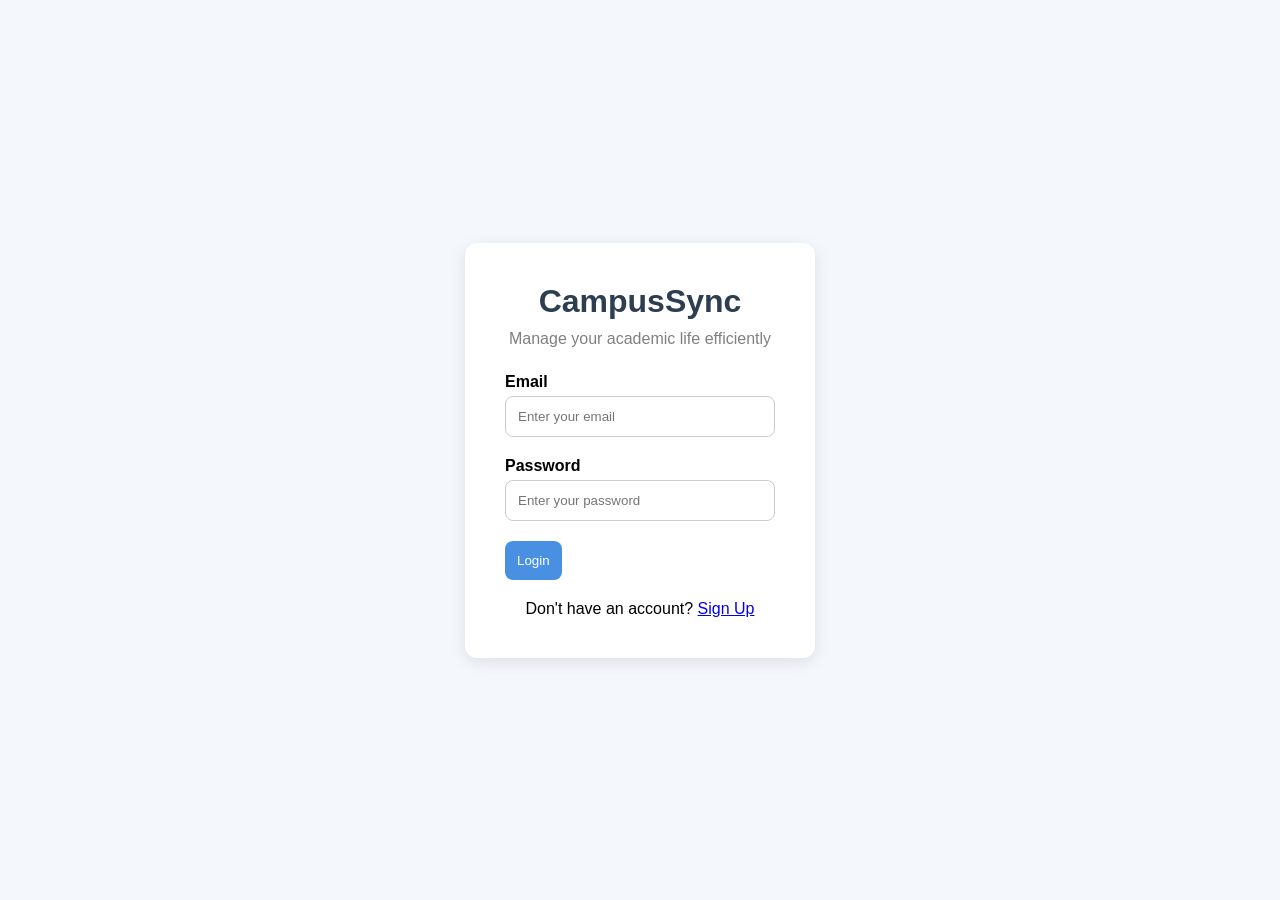
<file: index.html>
<!DOCTYPE html>
<html lang="en">
<head>
    <meta charset="UTF-8">
    <meta name="viewport" content="width=device-width, initial-scale=1.0">
    <title>CampusSync Login</title>
    <link rel="stylesheet" href="style.css">
</head>
<script src="script.js"></script>
<body>

    <div class="container">

        <div class="login-box">

            <h1>CampusSync</h1>
            <p class="subtitle">Manage your academic life efficiently</p>

            <form>

                <label>Email</label>
                <input type="email" placeholder="Enter your email">

                <label>Password</label>
                <input type="password" placeholder="Enter your password">

            <a href="dashboard.html">
               <button type="button">Login</button> 
            </a>

            </form>

            <p class="signup-text">
                Don't have an account?
                <a href="#">Sign Up</a>
            </p>

        </div>

    </div>

</body>
</html>
</file>
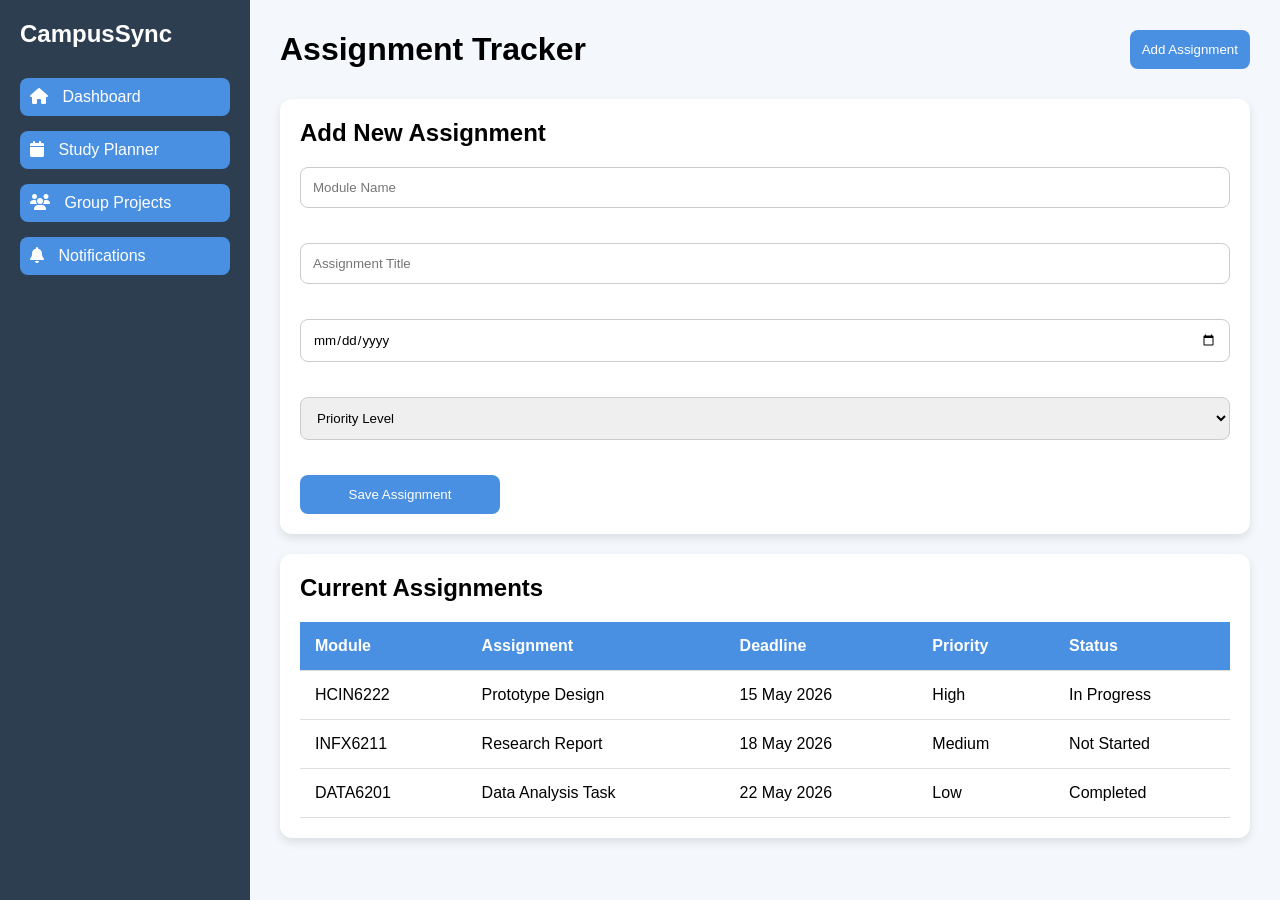
<file: assignments.html>
<!DOCTYPE html>
<html lang="en">
<head>
    <meta charset="UTF-8">
    <meta name="viewport" content="width=device-width, initial-scale=1.0">
    <title>Assignments | CampusSync</title>
    <link rel="stylesheet" href="style.css">

    <link rel="stylesheet" href="https://cdnjs.cloudflare.com/ajax/libs/font-awesome/6.5.1/css/all.min.css">
</head>
<script src="script.js"></script>
<body>

    <div class="dashboard-container">

        <!-- Sidebar -->
        <div class="sidebar">

            <h2>CampusSync</h2>

            <ul>
                <li><a class="active" href="dashboard.html">
<i class="fas fa-house"></i> Dashboard
</a></li>
                <li><a class="active" href="planner.html">
<i class="fas fa-calendar"></i> Study Planner
</a></li>

                <li><a class="active" href="groups.html">
<i class="fas fa-users"></i> Group Projects
</a></li>

         <li><a class="active" href="notifications.html">
<i class="fas fa-bell"></i> Notifications
</a></li>
            </ul>

        </div>

        <!-- Main Content -->
        <div class="main-content">

            <div class="header">
                <h1>Assignment Tracker</h1>
                <button>Add Assignment</button>
            </div>

            <!-- Assignment Form -->
            <div class="form-section">

                <h2>Add New Assignment</h2>

                <form class="assignment-form">

                    <input type="text" placeholder="Module Name">

                    <input type="text" placeholder="Assignment Title">

                    <input type="date">

                    <select>
                        <option>Priority Level</option>
                        <option>High</option>
                        <option>Medium</option>
                        <option>Low</option>
                    </select>

                    <button type="submit">Save Assignment</button>

                </form>

            </div>

            <!-- Assignment Table -->
            <div class="task-section">

                <h2>Current Assignments</h2>

                <table>

                    <tr>
                        <th>Module</th>
                        <th>Assignment</th>
                        <th>Deadline</th>
                        <th>Priority</th>
                        <th>Status</th>
                    </tr>

                    <tr>
                        <td>HCIN6222</td>
                        <td>Prototype Design</td>
                        <td>15 May 2026</td>
                        <td>High</td>
                        <td>In Progress</td>
                    </tr>

                    <tr>
                        <td>INFX6211</td>
                        <td>Research Report</td>
                        <td>18 May 2026</td>
                        <td>Medium</td>
                        <td>Not Started</td>
                    </tr>

                    <tr>
                        <td>DATA6201</td>
                        <td>Data Analysis Task</td>
                        <td>22 May 2026</td>
                        <td>Low</td>
                        <td>Completed</td>
                    </tr>

                </table>

            </div>

        </div>

    </div>

</body>
</html>
</file>
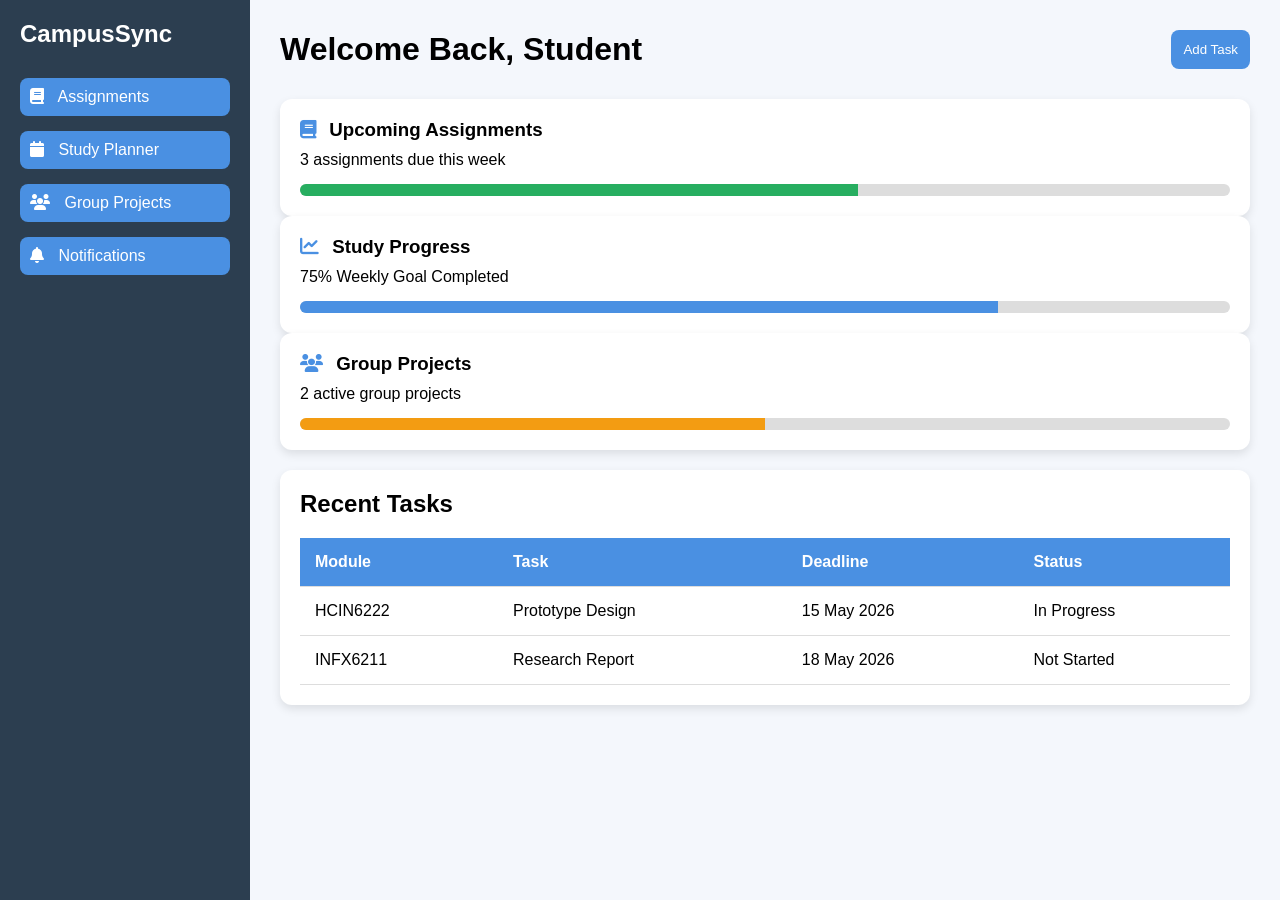
<file: dashboard.html>
<!DOCTYPE html>
<html lang="en">
<head>
    <meta charset="UTF-8">
    <meta name="viewport" content="width=device-width, initial-scale=1.0">
    <title>CampusSync Dashboard</title>
    <link rel="stylesheet" href="style.css">

    <link rel="stylesheet" href="https://cdnjs.cloudflare.com/ajax/libs/font-awesome/6.5.1/css/all.min.css">
</head>
<script src="script.js"></script>
<body>

    <div class="dashboard-container">

        <!-- Sidebar -->
        <div class="sidebar">

            <h2>CampusSync</h2>

            <ul>
            
                <li><a class="active" href="assignments.html">
<i class="fas fa-book"></i> Assignments
</a></li>
                <li><a class="active" href="planner.html">
<i class="fas fa-calendar"></i> Study Planner
</a></li>
                <li><a class="active" href="groups.html">
<i class="fas fa-users"></i> Group Projects
</a></li>
                <li><a class="active" href="notifications.html">
<i class="fas fa-bell"></i> Notifications
</a></li>
            </ul>

        </div>

        <!-- Main Content -->
        <div class="main-content">

            <div class="header">
                <h1>Welcome Back, Student</h1>
                <button>Add Task</button>
            </div>

            <!-- Cards -->
            <div class="card">

    <h3><i class="fas fa-book"></i> Upcoming Assignments</h3>

    <p>3 assignments due this week</p>

    <div class="progress-bar">
        <div class="assignment-fill"></div>
    </div>

</div>

               <div class="card">

    <h3><i class="fas fa-chart-line"></i> Study Progress</h3>

    <p>75% Weekly Goal Completed</p>

    <div class="progress-bar">
        <div class="progress-fill"></div>
    </div>

</div>

                <div class="card">

    <h3><i class="fas fa-users"></i> Group Projects</h3>

    <p>2 active group projects</p>

    <div class="progress-bar">
        <div class="group-fill"></div>
    </div>

</div>

            <!-- Task Table -->
            <div class="task-section">

                <h2>Recent Tasks</h2>

                <table>

                    <tr>
                        <th>Module</th>
                        <th>Task</th>
                        <th>Deadline</th>
                        <th>Status</th>
                    </tr>

                    <tr>
                        <td>HCIN6222</td>
                        <td>Prototype Design</td>
                        <td>15 May 2026</td>
                        <td>In Progress</td>
                    </tr>

                    <tr>
                        <td>INFX6211</td>
                        <td>Research Report</td>
                        <td>18 May 2026</td>
                        <td>Not Started</td>
                    </tr>

                </table>

            </div>

        </div>

    </div>

</body>
</html>
</file>
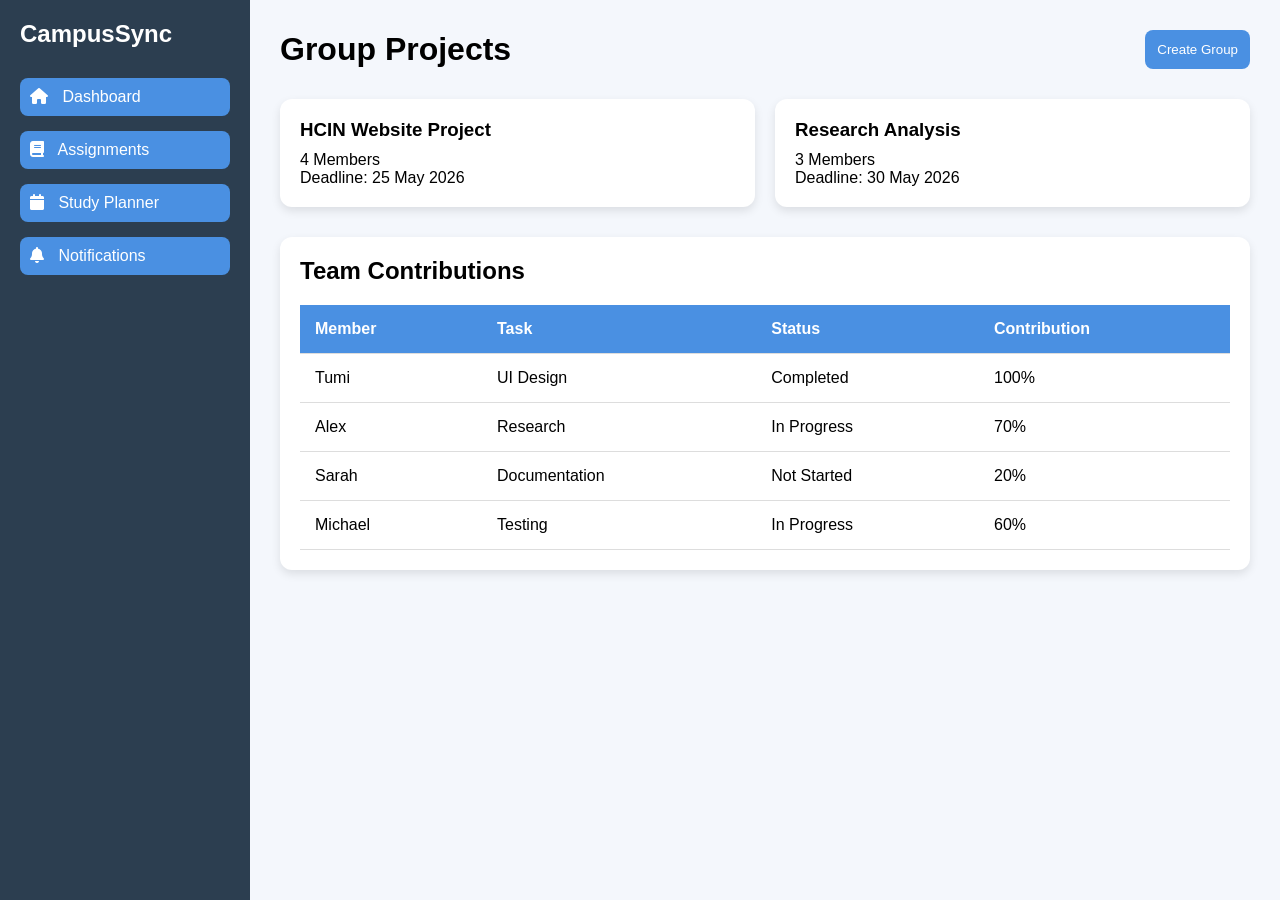
<file: groups.html>
<!DOCTYPE html>
<html lang="en">
<head>
    <meta charset="UTF-8">
    <meta name="viewport" content="width=device-width, initial-scale=1.0">
    <title>Group Projects | CampusSync</title>
    <link rel="stylesheet" href="style.css">

    <link rel="stylesheet" href="https://cdnjs.cloudflare.com/ajax/libs/font-awesome/6.5.1/css/all.min.css">
</head>
<script src="script.js"></script>
<body>

    <div class="dashboard-container">

        <!-- Sidebar -->
        <div class="sidebar">

            <h2>CampusSync</h2>

            <ul>
                <li><a class="active" href="dashboard.html">
<i class="fas fa-house"></i> Dashboard
</a></li>
                <li><a class="active" href="assignments.html">
<i class="fas fa-book"></i> Assignments
</a></li>

                <li><a class="active" href="planner.html">
<i class="fas fa-calendar"></i> Study Planner
</a></li>
                <li><a class="active" href="notifications.html">
<i class="fas fa-bell"></i> Notifications
</a></li>
            </ul>

        </div>

        <!-- Main Content -->
        <div class="main-content">

            <div class="header">
                <h1>Group Projects</h1>
                <button>Create Group</button>
            </div>

            <!-- Group Cards -->
            <div class="cards">

                <div class="card">
                    <h3>HCIN Website Project</h3>
                    <p>4 Members</p>
                    <p>Deadline: 25 May 2026</p>
                </div>

                <div class="card">
                    <h3>Research Analysis</h3>
                    <p>3 Members</p>
                    <p>Deadline: 30 May 2026</p>
                </div>

            </div>

            <!-- Team Progress -->
            <div class="planner-section">

                <h2>Team Contributions</h2>

                <table>

                    <tr>
                        <th>Member</th>
                        <th>Task</th>
                        <th>Status</th>
                        <th>Contribution</th>
                    </tr>

                    <tr>
                        <td>Tumi</td>
                        <td>UI Design</td>
                        <td>Completed</td>
                        <td>100%</td>
                    </tr>

                    <tr>
                        <td>Alex</td>
                        <td>Research</td>
                        <td>In Progress</td>
                        <td>70%</td>
                    </tr>

                    <tr>
                        <td>Sarah</td>
                        <td>Documentation</td>
                        <td>Not Started</td>
                        <td>20%</td>
                    </tr>

                    <tr>
                        <td>Michael</td>
                        <td>Testing</td>
                        <td>In Progress</td>
                        <td>60%</td>
                    </tr>

                </table>

            </div>

        </div>

    </div>

</body>
</html>
</file>
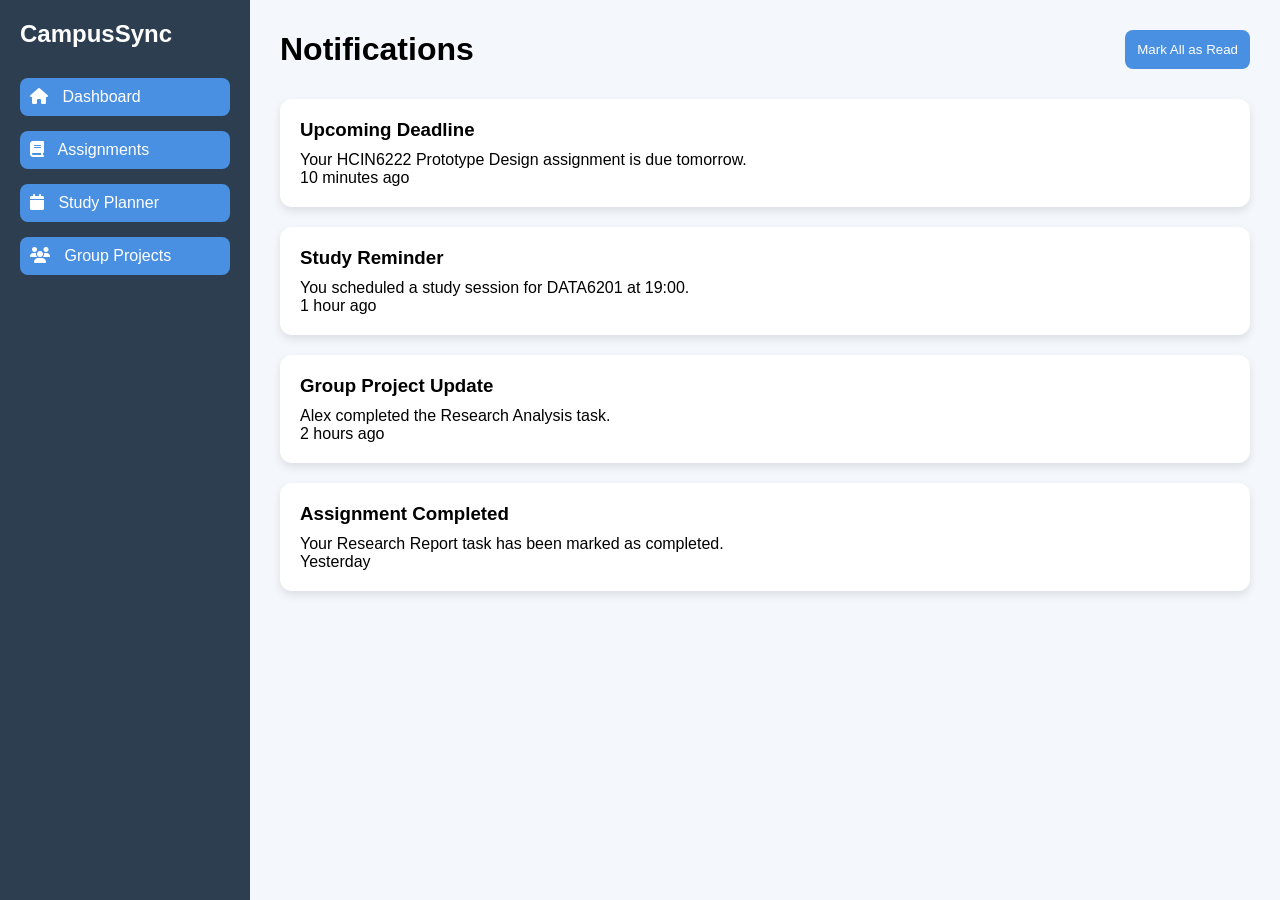
<file: notifications.html>
<!DOCTYPE html>
<html lang="en">
<head>
    <meta charset="UTF-8">
    <meta name="viewport" content="width=device-width, initial-scale=1.0">
    <title>Notifications | CampusSync</title>
    <link rel="stylesheet" href="style.css">

    <link rel="stylesheet" href="https://cdnjs.cloudflare.com/ajax/libs/font-awesome/6.5.1/css/all.min.css">
</head>
<script src="script.js"></script>
<body>

    <div class="dashboard-container">

        <!-- Sidebar -->
        <div class="sidebar">

            <h2>CampusSync</h2>

            <ul>
                <li><a class="active" href="dashboard.html">
<i class="fas fa-house"></i> Dashboard
</a></li>
                <li><a class="active" href="assignments.html">
<i class="fas fa-book"></i> Assignments
</a></li>
    <li><a class="active" href="planner.html">
<i class="fas fa-calendar"></i> Study Planner
</a></li>
                
                <li><a class="active" href="groups.html">
<i class="fas fa-users"></i> Group Projects
</a></li>
                
            </ul>

        </div>

        <!-- Main Content -->
        <div class="main-content">

            <div class="header">
                <h1>Notifications</h1>
                <button id="notification-btn">Mark All as Read</button>
            </div>

            <!-- Notification List -->
            <div class="notification-container">

                <div class="notification-card">
                    <h3>Upcoming Deadline</h3>
                    <p>Your HCIN6222 Prototype Design assignment is due tomorrow.</p>
                    <span>10 minutes ago</span>
                </div>

                <div class="notification-card">
                    <h3>Study Reminder</h3>
                    <p>You scheduled a study session for DATA6201 at 19:00.</p>
                    <span>1 hour ago</span>
                </div>

                <div class="notification-card">
                    <h3>Group Project Update</h3>
                    <p>Alex completed the Research Analysis task.</p>
                    <span>2 hours ago</span>
                </div>

                <div class="notification-card">
                    <h3>Assignment Completed</h3>
                    <p>Your Research Report task has been marked as completed.</p>
                    <span>Yesterday</span>
                </div>

            </div>

        </div>

    </div>

</body>
</html>
</file>
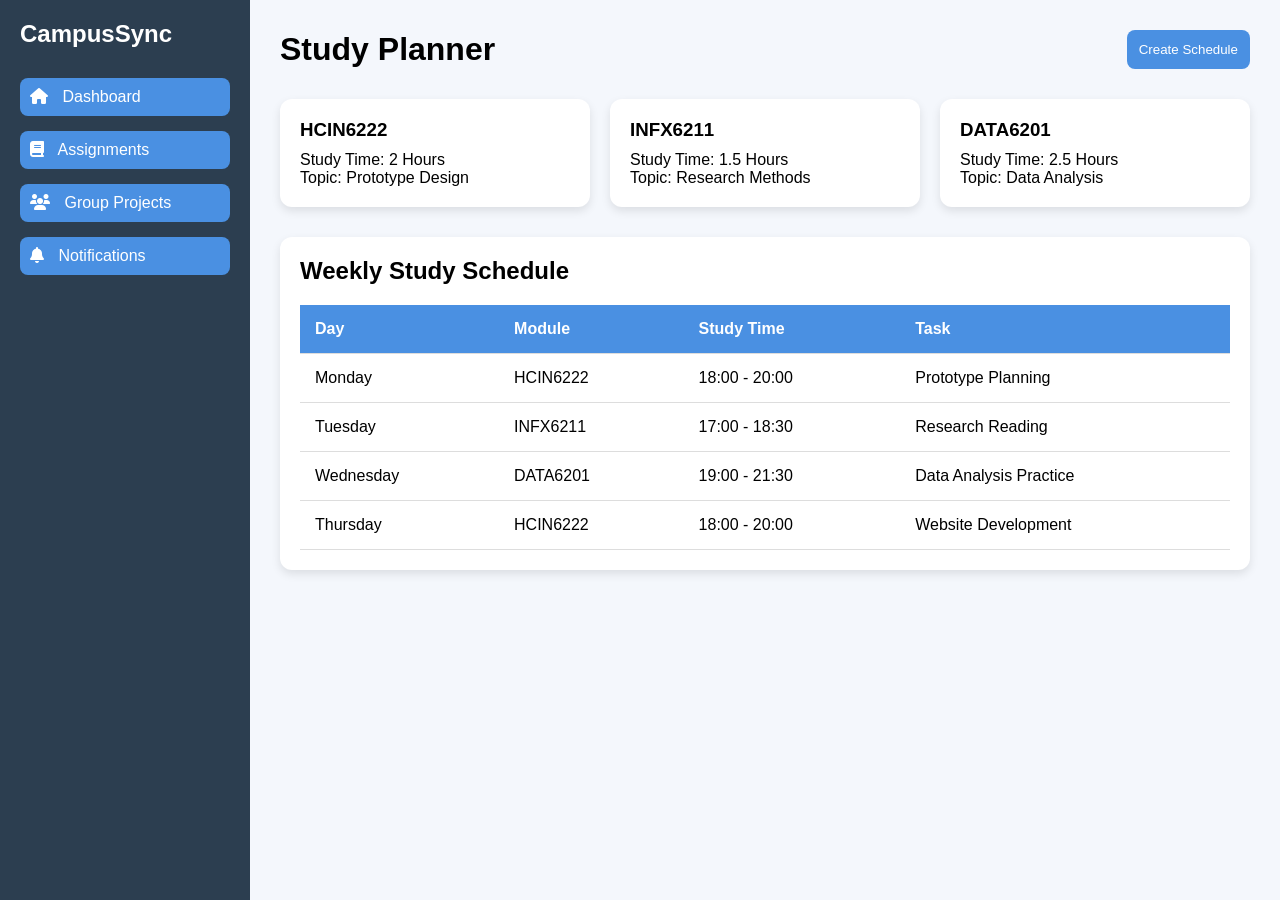
<file: planner.html>
<!DOCTYPE html>
<html lang="en">
<head>
    <meta charset="UTF-8">
    <meta name="viewport" content="width=device-width, initial-scale=1.0">
    <title>Study Planner | CampusSync</title>
    <link rel="stylesheet" href="style.css">

    <link rel="stylesheet" href="https://cdnjs.cloudflare.com/ajax/libs/font-awesome/6.5.1/css/all.min.css">
</head>
<script src="script.js"></script>
<body>

    <div class="dashboard-container">

        <!-- Sidebar -->
        <div class="sidebar">

            <h2>CampusSync</h2>

            <ul>
                <li><a class="active" href="dashboard.html">
<i class="fas fa-house"></i> Dashboard
</a></li>
                <li><a class="active" href="assignments.html">
<i class="fas fa-book"></i> Assignments
</a></li>
                <li><a class="active" href="groups.html">
<i class="fas fa-users"></i> Group Projects
</a></li>


            <li><a class="active" href="notifications.html">
<i class="fas fa-bell"></i> Notifications
</a></li>
            </ul>

        </div>

        <!-- Main Content -->
        <div class="main-content">

            <div class="header">
                <h1>Study Planner</h1>
                <button id="schedule-btn">Create Schedule</button>
            </div>

            <!-- Study Schedule Cards -->
            <div class="cards">

                <div class="card">
                    <h3>HCIN6222</h3>
                    <p>Study Time: 2 Hours</p>
                    <p>Topic: Prototype Design</p>
                </div>

                <div class="card">
                    <h3>INFX6211</h3>
                    <p>Study Time: 1.5 Hours</p>
                    <p>Topic: Research Methods</p>
                </div>

                <div class="card">
                    <h3>DATA6201</h3>
                    <p>Study Time: 2.5 Hours</p>
                    <p>Topic: Data Analysis</p>
                </div>

            </div>

            <!-- Weekly Planner -->
            <div class="planner-section">

                <h2>Weekly Study Schedule</h2>

                <table>

                    <tr>
                        <th>Day</th>
                        <th>Module</th>
                        <th>Study Time</th>
                        <th>Task</th>
                    </tr>

                    <tr>
                        <td>Monday</td>
                        <td>HCIN6222</td>
                        <td>18:00 - 20:00</td>
                        <td>Prototype Planning</td>
                    </tr>

                    <tr>
                        <td>Tuesday</td>
                        <td>INFX6211</td>
                        <td>17:00 - 18:30</td>
                        <td>Research Reading</td>
                    </tr>

                    <tr>
                        <td>Wednesday</td>
                        <td>DATA6201</td>
                        <td>19:00 - 21:30</td>
                        <td>Data Analysis Practice</td>
                    </tr>

                    <tr>
                        <td>Thursday</td>
                        <td>HCIN6222</td>
                        <td>18:00 - 20:00</td>
                        <td>Website Development</td>
                    </tr>

                </table>

            </div>

        </div>

    </div>

</body>
</html>
</file>
<file: style.css>
*{
    margin: 0;
    padding: 0;
    box-sizing: border-box;
    font-family: Arial, sans-serif;
}

body{
    background-color: #f4f7fc;
}

/* LOGIN PAGE */

.container{
    width: 100%;
    display: flex;
    justify-content: center;
    align-items: center;
    height: 100vh;
}

.login-box{
    background: white;
    padding: 40px;
    width: 350px;
    border-radius: 12px;
    box-shadow: 0px 4px 15px rgba(0,0,0,0.1);
}

.login-box h1{
    text-align: center;
    margin-bottom: 10px;
    color: #2c3e50;
}

.subtitle{
    text-align: center;
    margin-bottom: 25px;
    color: gray;
}

form{
    display: flex;
    flex-direction: column;
}

label{
    margin-bottom: 5px;
    font-weight: bold;
}

input,
select{
    padding: 12px;
    margin-bottom: 20px;
    border: 1px solid #ccc;
    border-radius: 8px;
}

button{
    padding: 12px;
    border: none;
    background-color: #4a90e2;
    color: white;
    border-radius: 8px;
    cursor: pointer;
    transition: 0.3s;
}

button:hover{
    background-color: #357abd;
}

.signup-text{
    text-align: center;
    margin-top: 20px;
}

/* DASHBOARD */

.dashboard-container{
    display: flex;
    min-height: 100vh;
}

.sidebar{
    width: 250px;
    background-color: #2c3e50;
    color: white;
    padding: 20px;
}

.sidebar h2{
    margin-bottom: 30px;
}

.sidebar ul{
    list-style: none;
}

.sidebar ul li{
    margin: 15px 0;
}

.sidebar ul li a{
    color: white;
    text-decoration: none;
    font-size: 16px;
    display: block;
    padding: 10px;
    border-radius: 8px;
    transition: 0.3s;
}

.sidebar ul li a:hover{
    background-color: #4a90e2;
}

.sidebar ul li a.active{
    background-color: #4a90e2;
}

.sidebar ul li a i{
    margin-right: 10px;
}

.main-content{
    flex: 1;
    padding: 30px;
}

.header{
    display: flex;
    justify-content: space-between;
    align-items: center;
    margin-bottom: 30px;
}

.cards{
    display: flex;
    gap: 20px;
    margin-bottom: 30px;
}

.card{
    background: white;
    padding: 20px;
    flex: 1;
    border-radius: 12px;
    box-shadow: 0px 4px 10px rgba(0,0,0,0.1);
}

.card h3{
    margin-bottom: 10px;
}

.card h3 i{
    color: #4a90e2;
    margin-right: 8px;
}

/* TABLES */

.task-section,
.planner-section,
.form-section{
    background: white;
    padding: 20px;
    border-radius: 12px;
    margin-top: 20px;
    box-shadow: 0px 4px 10px rgba(0,0,0,0.1);
}

table{
    width: 100%;
    border-collapse: collapse;
    margin-top: 20px;
}

table th,
table td{
    padding: 15px;
    text-align: left;
    border-bottom: 1px solid #ddd;
}

table th{
    background-color: #4a90e2;
    color: white;
}

/* FORMS */

.assignment-form{
    display: flex;
    flex-direction: column;
    gap: 15px;
    margin-top: 20px;
}

.assignment-form button{
    width: 200px;
}

/* NOTIFICATIONS */

.notification-container{
    display: flex;
    flex-direction: column;
    gap: 20px;
}

.notification-card{
    background: white;
    padding: 20px;
    border-radius: 12px;
    box-shadow: 0px 4px 10px rgba(0,0,0,0.1);
}

.notification-card h3{
    margin-bottom: 10px;
}

/* PROGRESS BARS */

.progress-bar{
    width: 100%;
    height: 12px;
    background-color: #ddd;
    border-radius: 10px;
    margin-top: 15px;
    overflow: hidden;
}

.progress-fill{
    width: 75%;
    height: 100%;
    background-color: #4a90e2;
}

.assignment-fill{
    width: 60%;
    height: 100%;
    background-color: #27ae60;
}

.group-fill{
    width: 50%;
    height: 100%;
    background-color: #f39c12;
}

/* RESPONSIVE DESIGN */

@media (max-width: 900px){

    .dashboard-container{
        flex-direction: column;
    }

    .sidebar{
        width: 100%;
    }

    .cards{
        flex-direction: column;
    }

    .header{
        flex-direction: column;
        align-items: flex-start;
        gap: 15px;
    }

    table{
        display: block;
        overflow-x: auto;
    }

}
</file>
